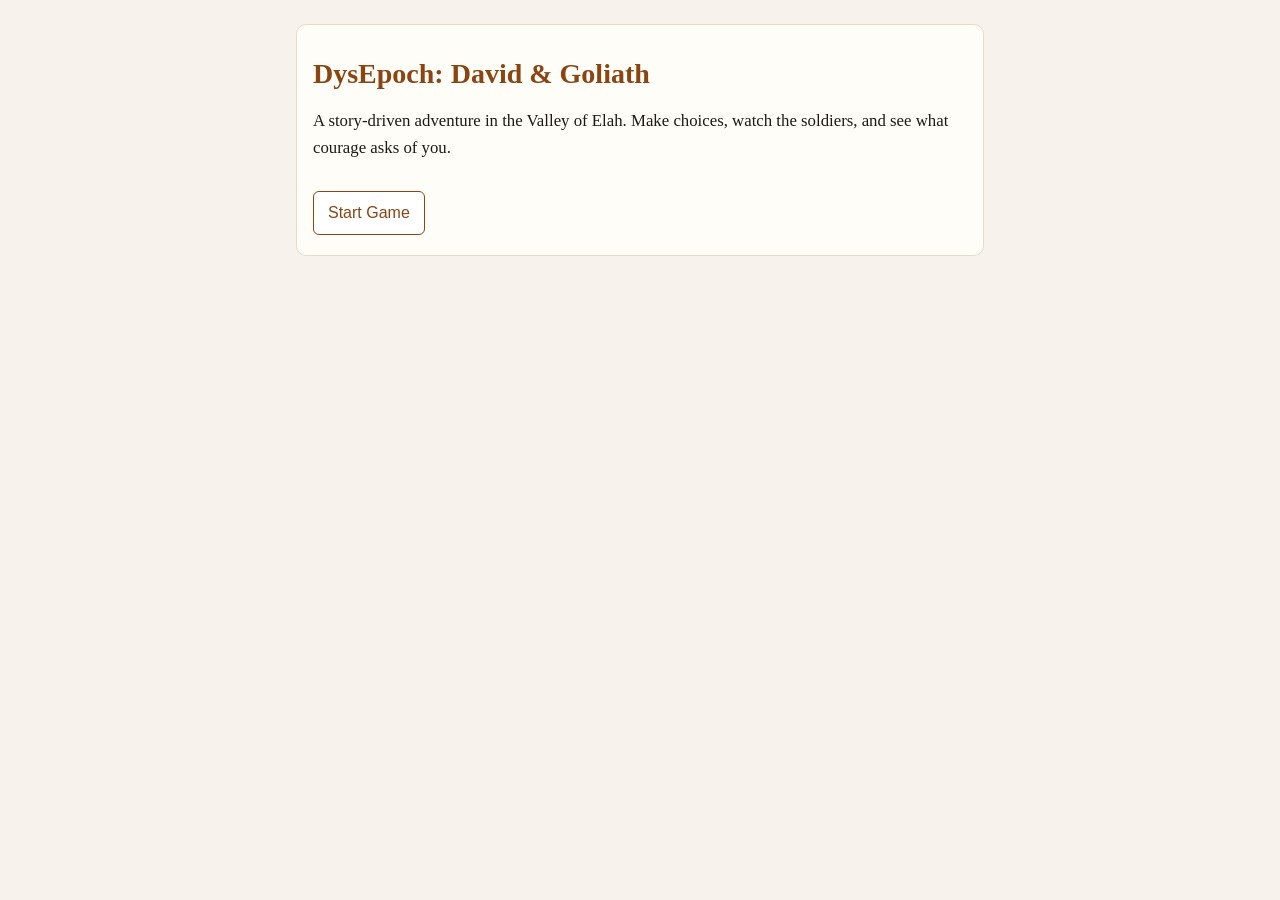
<file: index.html>
<!doctype html>
<html lang="en">
<head>
  <meta charset="utf-8">
  <meta name="viewport" content="width=device-width, initial-scale=1">
  <title>DysEpoch: David &amp; Goliath</title>
  <link rel="stylesheet" href="src/css/main.css">
</head>
<body>
  <main id="app">
    <p class="notice">This game loads its story from a file, so it must be served by a local web server. In a terminal, open this folder, run <code>python3 -m http.server 8000</code>, then open <code>http://localhost:8000</code> in your browser.</p>
  </main>
  <script type="module" src="src/js/engine.js"></script>
</body>
</html>
</file>
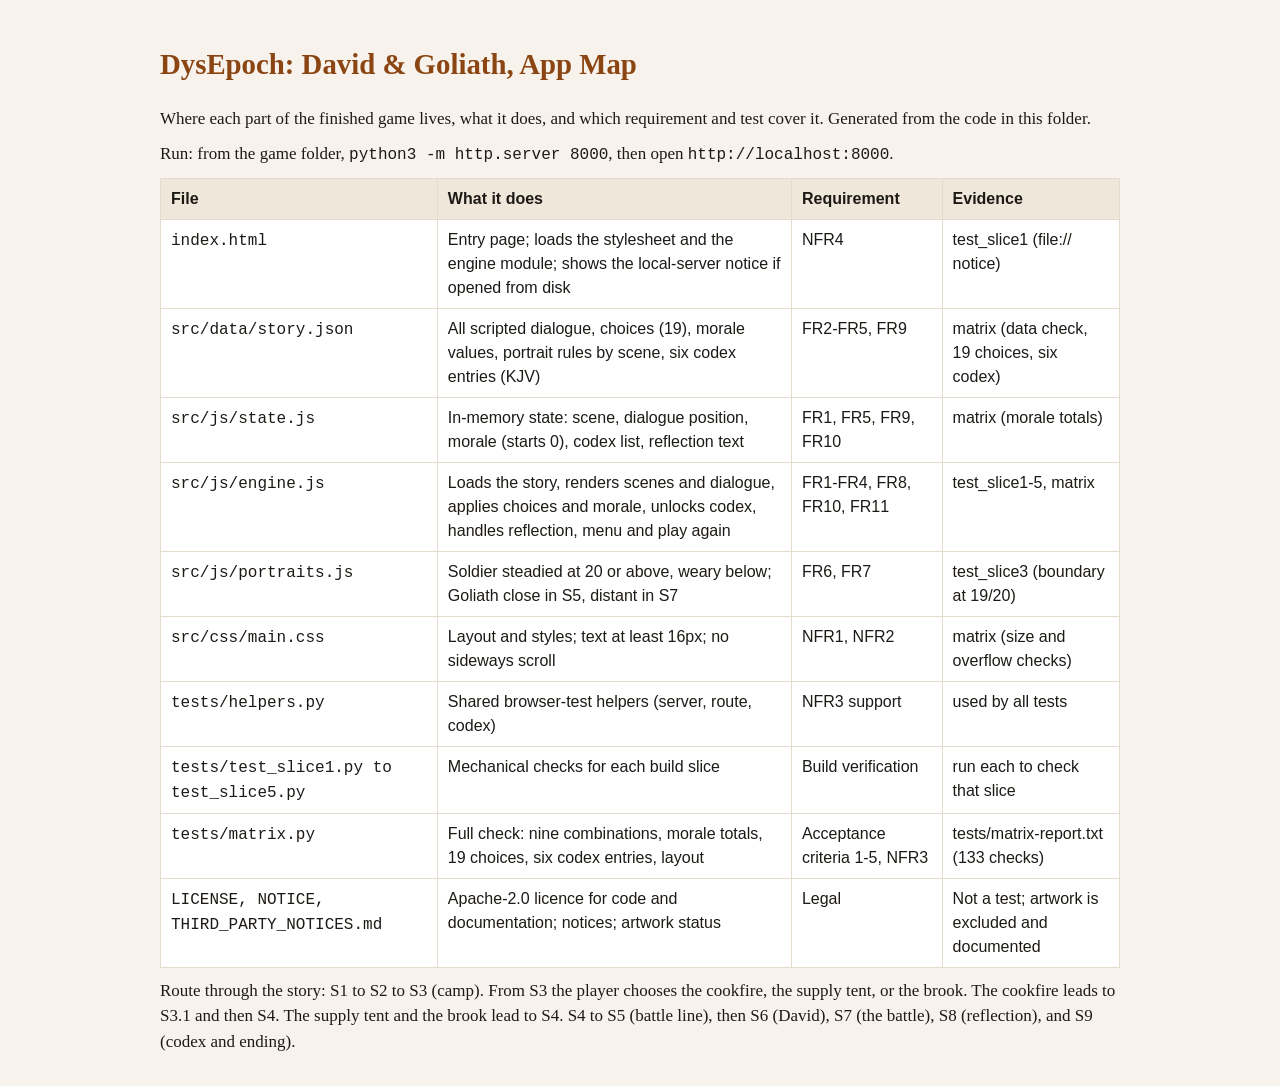
<file: devpost/app-map.html>
<!doctype html>
<html lang="en"><head><meta charset="utf-8"><meta name="viewport" content="width=device-width, initial-scale=1">
<title>DysEpoch App Map</title>
<style>
body{margin:0;font-family:Georgia,"Times New Roman",serif;font-size:17px;line-height:1.5;background:#f7f3ec;color:#1d1a16}
main{max-width:960px;margin:0 auto;padding:24px 16px}
h1{color:#8b4513;font-size:1.8rem} p{margin:.6em 0}
table{width:100%;border-collapse:collapse;background:#fff;font-family:"Segoe UI",Arial,sans-serif;font-size:16px;display:block;overflow-x:auto}
th,td{border:1px solid #e4dccf;padding:8px 10px;text-align:left;vertical-align:top} th{background:#efe7d9}
code{font-size:16px}
</style></head><body><main>
<h1>DysEpoch: David &amp; Goliath, App Map</h1>
<p>Where each part of the finished game lives, what it does, and which requirement and test cover it. Generated from the code in this folder.</p>
<p>Run: from the game folder, <code>python3 -m http.server 8000</code>, then open <code>http://localhost:8000</code>.</p>
<table><thead><tr><th>File</th><th>What it does</th><th>Requirement</th><th>Evidence</th></tr></thead><tbody>
<tr><td><code>index.html</code></td><td>Entry page; loads the stylesheet and the engine module; shows the local-server notice if opened from disk</td><td>NFR4</td><td>test_slice1 (file:// notice)</td></tr>
<tr><td><code>src/data/story.json</code></td><td>All scripted dialogue, choices (19), morale values, portrait rules by scene, six codex entries (KJV)</td><td>FR2-FR5, FR9</td><td>matrix (data check, 19 choices, six codex)</td></tr>
<tr><td><code>src/js/state.js</code></td><td>In-memory state: scene, dialogue position, morale (starts 0), codex list, reflection text</td><td>FR1, FR5, FR9, FR10</td><td>matrix (morale totals)</td></tr>
<tr><td><code>src/js/engine.js</code></td><td>Loads the story, renders scenes and dialogue, applies choices and morale, unlocks codex, handles reflection, menu and play again</td><td>FR1-FR4, FR8, FR10, FR11</td><td>test_slice1-5, matrix</td></tr>
<tr><td><code>src/js/portraits.js</code></td><td>Soldier steadied at 20 or above, weary below; Goliath close in S5, distant in S7</td><td>FR6, FR7</td><td>test_slice3 (boundary at 19/20)</td></tr>
<tr><td><code>src/css/main.css</code></td><td>Layout and styles; text at least 16px; no sideways scroll</td><td>NFR1, NFR2</td><td>matrix (size and overflow checks)</td></tr>
<tr><td><code>tests/helpers.py</code></td><td>Shared browser-test helpers (server, route, codex)</td><td>NFR3 support</td><td>used by all tests</td></tr>
<tr><td><code>tests/test_slice1.py to test_slice5.py</code></td><td>Mechanical checks for each build slice</td><td>Build verification</td><td>run each to check that slice</td></tr>
<tr><td><code>tests/matrix.py</code></td><td>Full check: nine combinations, morale totals, 19 choices, six codex entries, layout</td><td>Acceptance criteria 1-5, NFR3</td><td>tests/matrix-report.txt (133 checks)</td></tr>
<tr><td><code>LICENSE, NOTICE, THIRD_PARTY_NOTICES.md</code></td><td>Apache-2.0 licence for code and documentation; notices; artwork status</td><td>Legal</td><td>Not a test; artwork is excluded and documented</td></tr>
</tbody></table>
<p>Route through the story: S1 to S2 to S3 (camp). From S3 the player chooses the cookfire, the supply tent, or the brook. The cookfire leads to S3.1 and then S4. The supply tent and the brook lead to S4. S4 to S5 (battle line), then S6 (David), S7 (the battle), S8 (reflection), and S9 (codex and ending).</p>
</main></body></html>
</file>
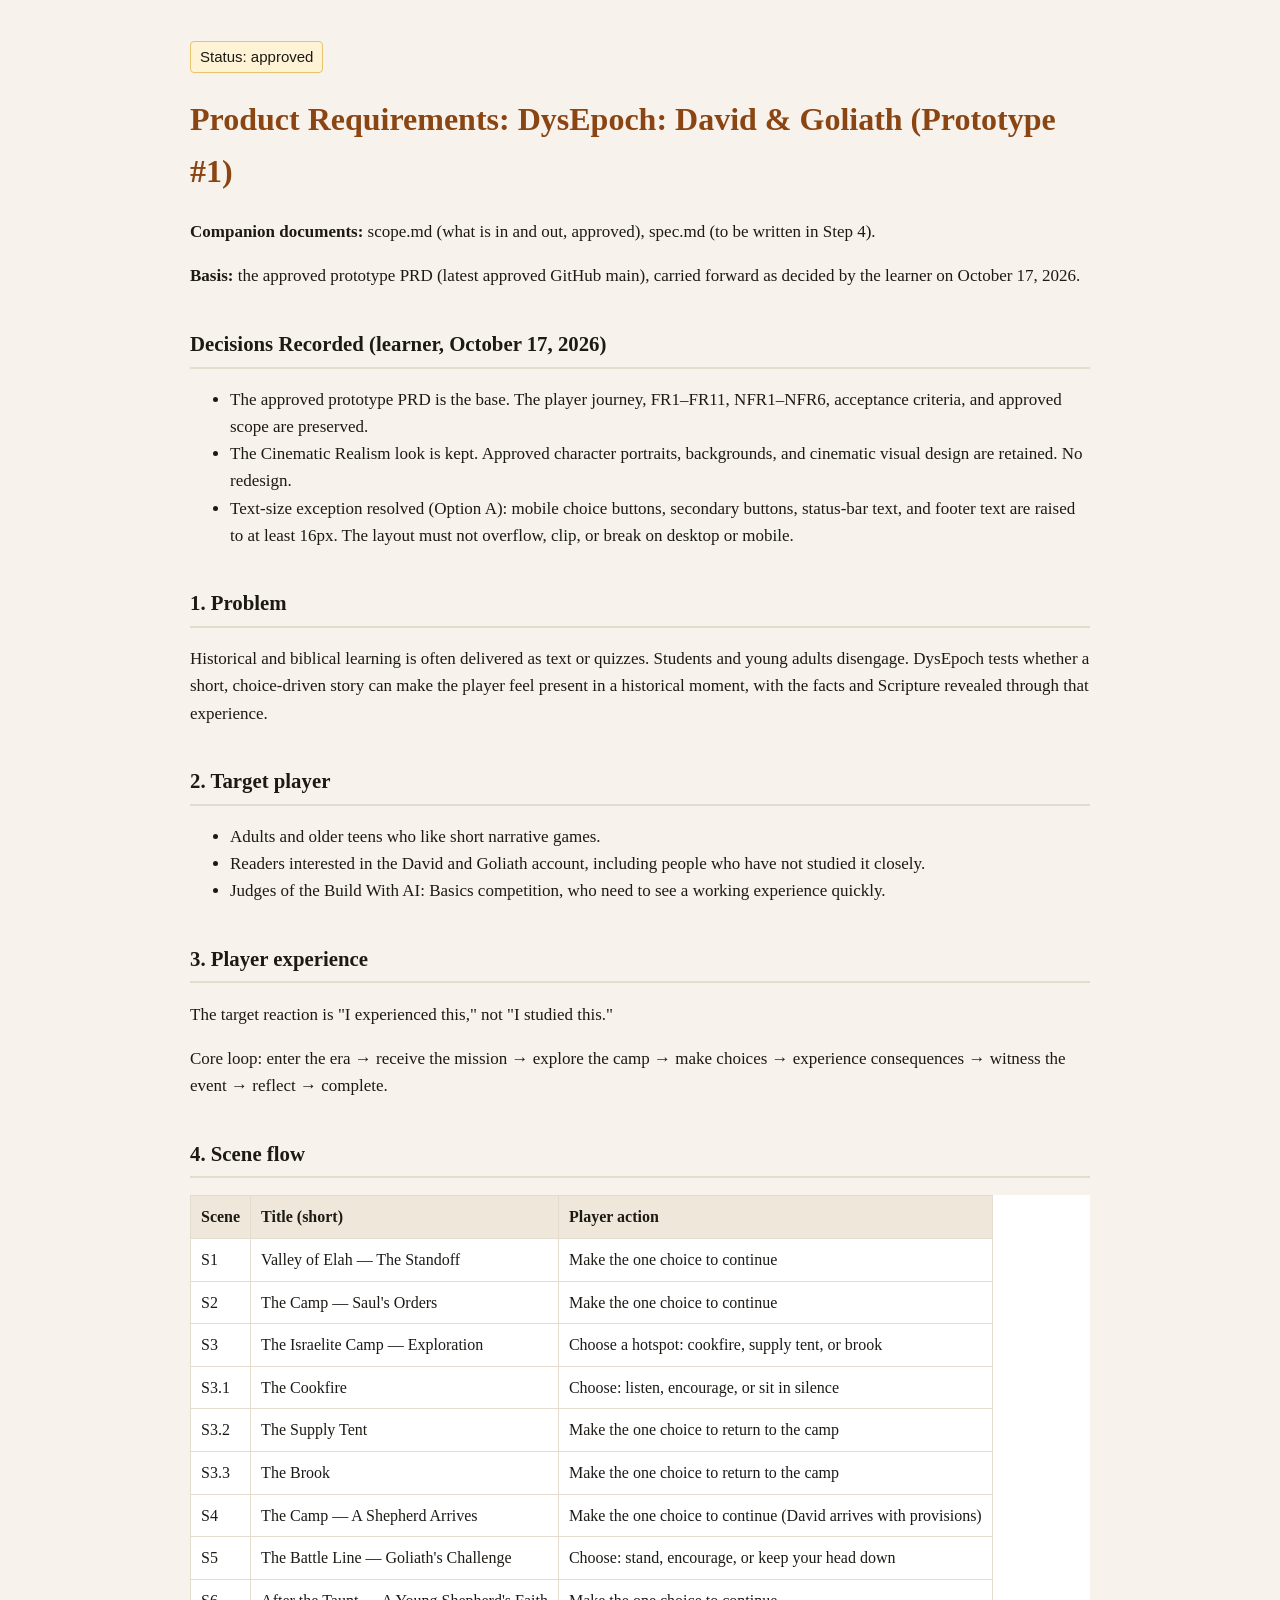
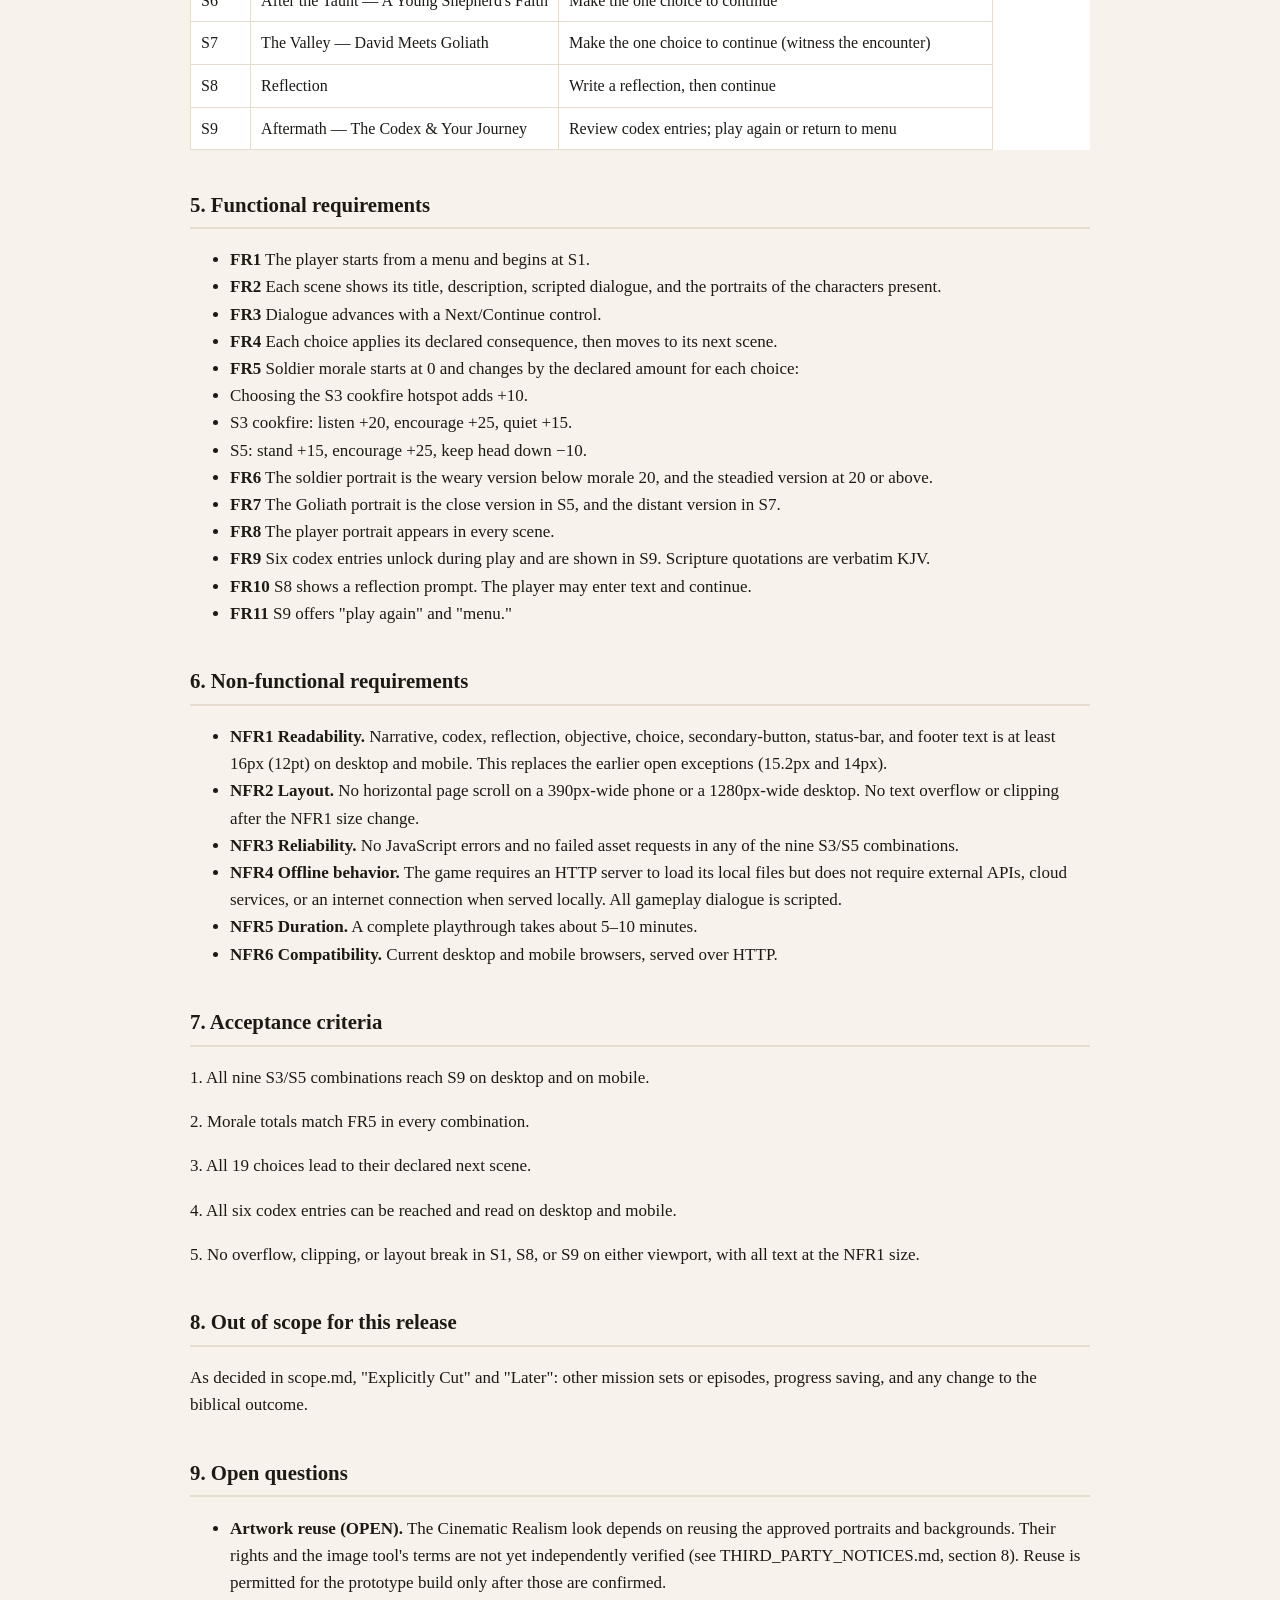
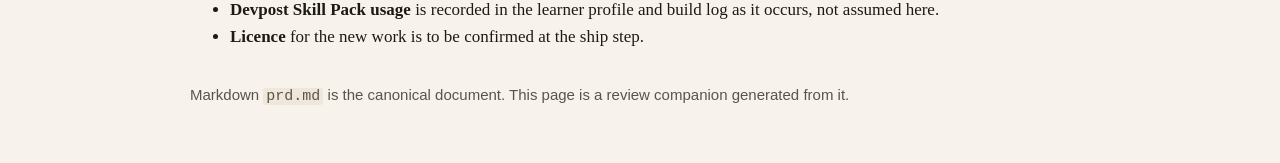
<file: devpost/prd.html>
<!doctype html>
<html lang="en"><head><meta charset="utf-8"><meta name="viewport" content="width=device-width, initial-scale=1">
<title>DysEpoch PRD Review</title>
<style>
body{margin:0;font-family:Georgia,"Times New Roman",serif;font-size:17px;line-height:1.6;color:#1d1a16;background:#f7f3ec}
main{max-width:900px;margin:0 auto;padding:24px 16px 56px}
h1{font-size:2rem;color:#8b4513} h2{font-size:1.3rem;border-bottom:2px solid #e4dccf;padding-bottom:.3em;margin-top:1.8em}
.status{display:inline-block;background:#fff3d6;border:1px solid #e6c46d;padding:.2em .6em;border-radius:4px;font-family:"Segoe UI",Arial,sans-serif;font-size:15px}
table{width:100%;border-collapse:collapse;background:#fff;font-size:16px;display:block;overflow-x:auto}
th,td{border:1px solid #e4dccf;padding:8px 10px;text-align:left;vertical-align:top}
th{background:#efe7d9} code{background:#efe7d9;padding:0 .2em;border-radius:3px}
footer{margin-top:32px;font-family:"Segoe UI",Arial,sans-serif;font-size:15px;color:#5b534a}
</style></head><body><main>
<p><span class="status">Status: approved</span></p>
<h1>Product Requirements: DysEpoch: David &amp; Goliath (Prototype #1)</h1>
<p><strong>Companion documents:</strong> scope.md (what is in and out, approved), spec.md (to be written in Step 4).</p>
<p><strong>Basis:</strong> the approved prototype PRD (latest approved GitHub main), carried forward as decided by the learner on October 17, 2026.</p>
<h2>Decisions Recorded (learner, October 17, 2026)</h2>
<ul>
<li>The approved prototype PRD is the base. The player journey, FR1–FR11, NFR1–NFR6, acceptance criteria, and approved scope are preserved.</li>
<li>The Cinematic Realism look is kept. Approved character portraits, backgrounds, and cinematic visual design are retained. No redesign.</li>
<li>Text-size exception resolved (Option A): mobile choice buttons, secondary buttons, status-bar text, and footer text are raised to at least 16px. The layout must not overflow, clip, or break on desktop or mobile.</li>
</ul>
<h2>1. Problem</h2>
<p>Historical and biblical learning is often delivered as text or quizzes. Students and young adults disengage. DysEpoch tests whether a short, choice-driven story can make the player feel present in a historical moment, with the facts and Scripture revealed through that experience.</p>
<h2>2. Target player</h2>
<ul>
<li>Adults and older teens who like short narrative games.</li>
<li>Readers interested in the David and Goliath account, including people who have not studied it closely.</li>
<li>Judges of the Build With AI: Basics competition, who need to see a working experience quickly.</li>
</ul>
<h2>3. Player experience</h2>
<p>The target reaction is &quot;I experienced this,&quot; not &quot;I studied this.&quot;</p>
<p>Core loop: enter the era → receive the mission → explore the camp → make choices → experience consequences → witness the event → reflect → complete.</p>
<h2>4. Scene flow</h2>
<table><tbody>
<tr><th>Scene</th><th>Title (short)</th><th>Player action</th></tr>
<tr><td>S1</td><td>Valley of Elah — The Standoff</td><td>Make the one choice to continue</td></tr>
<tr><td>S2</td><td>The Camp — Saul&#x27;s Orders</td><td>Make the one choice to continue</td></tr>
<tr><td>S3</td><td>The Israelite Camp — Exploration</td><td>Choose a hotspot: cookfire, supply tent, or brook</td></tr>
<tr><td>S3.1</td><td>The Cookfire</td><td>Choose: listen, encourage, or sit in silence</td></tr>
<tr><td>S3.2</td><td>The Supply Tent</td><td>Make the one choice to return to the camp</td></tr>
<tr><td>S3.3</td><td>The Brook</td><td>Make the one choice to return to the camp</td></tr>
<tr><td>S4</td><td>The Camp — A Shepherd Arrives</td><td>Make the one choice to continue (David arrives with provisions)</td></tr>
<tr><td>S5</td><td>The Battle Line — Goliath&#x27;s Challenge</td><td>Choose: stand, encourage, or keep your head down</td></tr>
<tr><td>S6</td><td>After the Taunt — A Young Shepherd&#x27;s Faith</td><td>Make the one choice to continue</td></tr>
<tr><td>S7</td><td>The Valley — David Meets Goliath</td><td>Make the one choice to continue (witness the encounter)</td></tr>
<tr><td>S8</td><td>Reflection</td><td>Write a reflection, then continue</td></tr>
<tr><td>S9</td><td>Aftermath — The Codex &amp; Your Journey</td><td>Review codex entries; play again or return to menu</td></tr>
</tbody></table>
<h2>5. Functional requirements</h2>
<ul>
<li><strong>FR1</strong> The player starts from a menu and begins at S1.</li>
<li><strong>FR2</strong> Each scene shows its title, description, scripted dialogue, and the portraits of the characters present.</li>
<li><strong>FR3</strong> Dialogue advances with a Next/Continue control.</li>
<li><strong>FR4</strong> Each choice applies its declared consequence, then moves to its next scene.</li>
<li><strong>FR5</strong> Soldier morale starts at 0 and changes by the declared amount for each choice:</li>
<li>Choosing the S3 cookfire hotspot adds +10.</li>
<li>S3 cookfire: listen +20, encourage +25, quiet +15.</li>
<li>S5: stand +15, encourage +25, keep head down −10.</li>
<li><strong>FR6</strong> The soldier portrait is the weary version below morale 20, and the steadied version at 20 or above.</li>
<li><strong>FR7</strong> The Goliath portrait is the close version in S5, and the distant version in S7.</li>
<li><strong>FR8</strong> The player portrait appears in every scene.</li>
<li><strong>FR9</strong> Six codex entries unlock during play and are shown in S9. Scripture quotations are verbatim KJV.</li>
<li><strong>FR10</strong> S8 shows a reflection prompt. The player may enter text and continue.</li>
<li><strong>FR11</strong> S9 offers &quot;play again&quot; and &quot;menu.&quot;</li>
</ul>
<h2>6. Non-functional requirements</h2>
<ul>
<li><strong>NFR1 Readability.</strong> Narrative, codex, reflection, objective, choice, secondary-button, status-bar, and footer text is at least 16px (12pt) on desktop and mobile. This replaces the earlier open exceptions (15.2px and 14px).</li>
<li><strong>NFR2 Layout.</strong> No horizontal page scroll on a 390px-wide phone or a 1280px-wide desktop. No text overflow or clipping after the NFR1 size change.</li>
<li><strong>NFR3 Reliability.</strong> No JavaScript errors and no failed asset requests in any of the nine S3/S5 combinations.</li>
<li><strong>NFR4 Offline behavior.</strong> The game requires an HTTP server to load its local files but does not require external APIs, cloud services, or an internet connection when served locally. All gameplay dialogue is scripted.</li>
<li><strong>NFR5 Duration.</strong> A complete playthrough takes about 5–10 minutes.</li>
<li><strong>NFR6 Compatibility.</strong> Current desktop and mobile browsers, served over HTTP.</li>
</ul>
<h2>7. Acceptance criteria</h2>
<p>1. All nine S3/S5 combinations reach S9 on desktop and on mobile.</p>
<p>2. Morale totals match FR5 in every combination.</p>
<p>3. All 19 choices lead to their declared next scene.</p>
<p>4. All six codex entries can be reached and read on desktop and mobile.</p>
<p>5. No overflow, clipping, or layout break in S1, S8, or S9 on either viewport, with all text at the NFR1 size.</p>
<h2>8. Out of scope for this release</h2>
<p>As decided in scope.md, &quot;Explicitly Cut&quot; and &quot;Later&quot;: other mission sets or episodes, progress saving, and any change to the biblical outcome.</p>
<h2>9. Open questions</h2>
<ul>
<li><strong>Artwork reuse (OPEN).</strong> The Cinematic Realism look depends on reusing the approved portraits and backgrounds. Their rights and the image tool&#x27;s terms are not yet independently verified (see THIRD_PARTY_NOTICES.md, section 8). Reuse is permitted for the prototype build only after those are confirmed.</li>
<li><strong>Devpost Skill Pack usage</strong> is recorded in the learner profile and build log as it occurs, not assumed here.</li>
<li><strong>Licence</strong> for the new work is to be confirmed at the ship step.</li>
</ul>
<footer>Markdown <code>prd.md</code> is the canonical document. This page is a review companion generated from it.</footer>
</main></body></html>
</file>
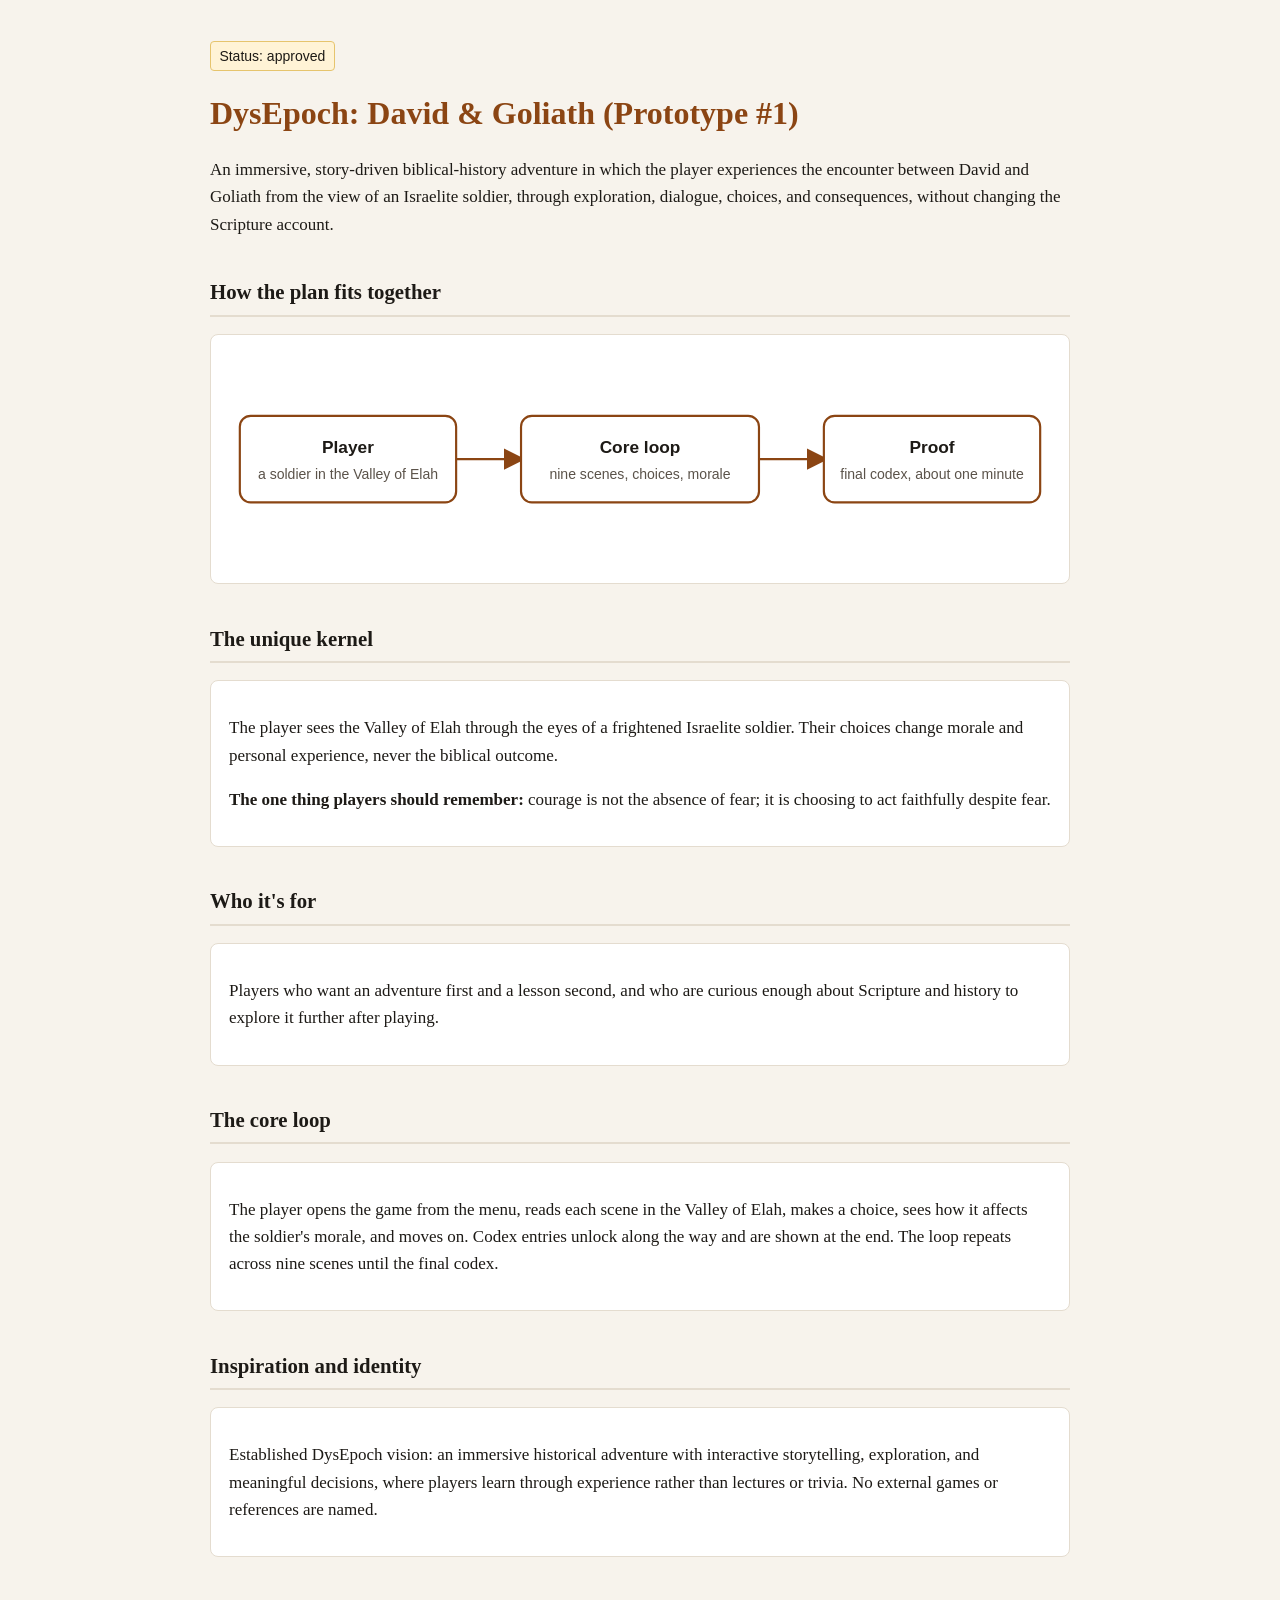
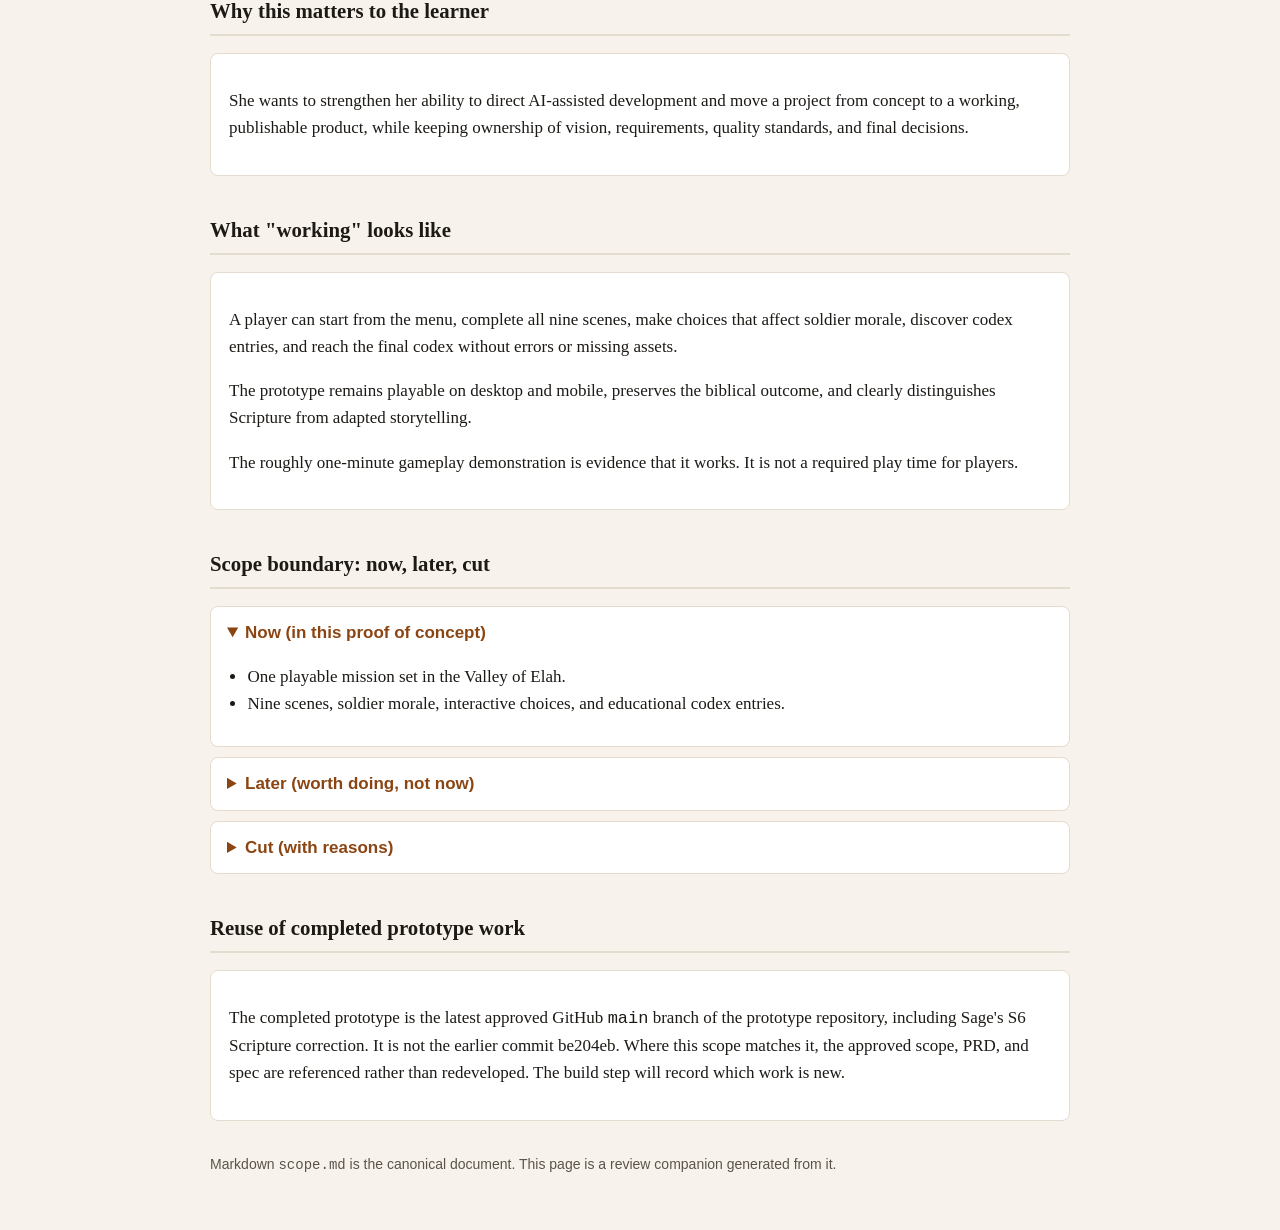
<file: devpost/scope.html>
<!doctype html>
<html lang="en">
<head>
<meta charset="utf-8">
<meta name="viewport" content="width=device-width, initial-scale=1">
<title>DysEpoch Scope Review</title>
<style>
  :root { --ink:#1d1a16; --muted:#5b534a; --accent:#8b4513; --paper:#f7f3ec; --card:#ffffff; --line:#e4dccf; }
  body { margin:0; font-family: Georgia, "Times New Roman", serif; font-size:17px; line-height:1.6; color:var(--ink); background:var(--paper); }
  main { max-width:860px; margin:0 auto; padding:24px 16px 56px; }
  h1 { font-size:2rem; margin:.2em 0 .1em; color:var(--accent); }
  h2 { font-size:1.3rem; border-bottom:2px solid var(--line); padding-bottom:.3em; margin-top:1.8em; }
  .status { display:inline-block; background:#fff3d6; border:1px solid #e6c46d; padding:.2em .6em; border-radius:4px; font-family: "Segoe UI", Arial, sans-serif; font-size:14px; }
  .card { background:var(--card); border:1px solid var(--line); border-radius:8px; padding:16px 18px; margin:12px 0; }
  .diagram svg { width:100%; height:auto; display:block; }
  details { background:var(--card); border:1px solid var(--line); border-radius:8px; padding:12px 16px; margin:10px 0; }
  summary { cursor:pointer; font-family:"Segoe UI", Arial, sans-serif; font-weight:600; font-size:17px; color:var(--accent); }
  ul { padding-left:1.2em; }
  footer { margin-top:32px; font-family:"Segoe UI", Arial, sans-serif; font-size:14px; color:var(--muted); }
</style>
</head>
<body>
<main>
  <p><span class="status">Status: approved</span></p>
  <h1>DysEpoch: David &amp; Goliath (Prototype #1)</h1>
  <p>An immersive, story-driven biblical-history adventure in which the player experiences the encounter between David and Goliath from the view of an Israelite soldier, through exploration, dialogue, choices, and consequences, without changing the Scripture account.</p>

  <h2>How the plan fits together</h2>
  <div class="card diagram">
    <svg viewBox="0 0 760 200" role="img" aria-label="Diagram: the player moves through the core loop to a working proof, and the proof is demonstrated in one minute.">
      <rect x="10" y="60" width="200" height="80" rx="10" fill="#fff" stroke="#8b4513" stroke-width="2"/>
      <text x="110" y="94" text-anchor="middle" font-family="Segoe UI, Arial" font-size="16" font-weight="700" fill="#1d1a16">Player</text>
      <text x="110" y="118" text-anchor="middle" font-family="Segoe UI, Arial" font-size="13" fill="#5b534a">a soldier in the Valley of Elah</text>
      <line x1="210" y1="100" x2="270" y2="100" stroke="#8b4513" stroke-width="2" marker-end="url(#arr)"/>
      <rect x="270" y="60" width="220" height="80" rx="10" fill="#fff" stroke="#8b4513" stroke-width="2"/>
      <text x="380" y="94" text-anchor="middle" font-family="Segoe UI, Arial" font-size="16" font-weight="700" fill="#1d1a16">Core loop</text>
      <text x="380" y="118" text-anchor="middle" font-family="Segoe UI, Arial" font-size="13" fill="#5b534a">nine scenes, choices, morale</text>
      <line x1="490" y1="100" x2="550" y2="100" stroke="#8b4513" stroke-width="2" marker-end="url(#arr)"/>
      <rect x="550" y="60" width="200" height="80" rx="10" fill="#fff" stroke="#8b4513" stroke-width="2"/>
      <text x="650" y="94" text-anchor="middle" font-family="Segoe UI, Arial" font-size="16" font-weight="700" fill="#1d1a16">Proof</text>
      <text x="650" y="118" text-anchor="middle" font-family="Segoe UI, Arial" font-size="13" fill="#5b534a">final codex, about one minute</text>
      <defs><marker id="arr" markerWidth="10" markerHeight="10" refX="8" refY="5" orient="auto"><path d="M0,0 L10,5 L0,10 z" fill="#8b4513"/></marker></defs>
    </svg>
  </div>

  <h2>The unique kernel</h2>
  <div class="card">
    <p>The player sees the Valley of Elah through the eyes of a frightened Israelite soldier. Their choices change morale and personal experience, never the biblical outcome.</p>
    <p><strong>The one thing players should remember:</strong> courage is not the absence of fear; it is choosing to act faithfully despite fear.</p>
  </div>

  <h2>Who it's for</h2>
  <div class="card"><p>Players who want an adventure first and a lesson second, and who are curious enough about Scripture and history to explore it further after playing.</p></div>

  <h2>The core loop</h2>
  <div class="card"><p>The player opens the game from the menu, reads each scene in the Valley of Elah, makes a choice, sees how it affects the soldier's morale, and moves on. Codex entries unlock along the way and are shown at the end. The loop repeats across nine scenes until the final codex.</p></div>

  <h2>Inspiration and identity</h2>
  <div class="card"><p>Established DysEpoch vision: an immersive historical adventure with interactive storytelling, exploration, and meaningful decisions, where players learn through experience rather than lectures or trivia. No external games or references are named.</p></div>

  <h2>Why this matters to the learner</h2>
  <div class="card"><p>She wants to strengthen her ability to direct AI-assisted development and move a project from concept to a working, publishable product, while keeping ownership of vision, requirements, quality standards, and final decisions.</p></div>

  <h2>What "working" looks like</h2>
  <div class="card">
    <p>A player can start from the menu, complete all nine scenes, make choices that affect soldier morale, discover codex entries, and reach the final codex without errors or missing assets.</p>
    <p>The prototype remains playable on desktop and mobile, preserves the biblical outcome, and clearly distinguishes Scripture from adapted storytelling.</p>
    <p>The roughly one-minute gameplay demonstration is evidence that it works. It is not a required play time for players.</p>
  </div>

  <h2>Scope boundary: now, later, cut</h2>
  <details open>
    <summary>Now (in this proof of concept)</summary>
    <ul>
      <li>One playable mission set in the Valley of Elah.</li>
      <li>Nine scenes, soldier morale, interactive choices, and educational codex entries.</li>
    </ul>
  </details>
  <details>
    <summary>Later (worth doing, not now)</summary>
    <ul><li>Other mission sets and other biblical-history episodes, after this prototype is complete.</li></ul>
  </details>
  <details>
    <summary>Cut (with reasons)</summary>
    <ul>
      <li>Multiple mission sets or episodes: not needed to prove the core loop in a short hackathon.</li>
      <li>Player progress saving: not needed for a one-run demonstration; the approved scope lists progress as not saved.</li>
      <li>Any change to the biblical outcome: excluded by the project's accuracy rule.</li>
    </ul>
  </details>

  <h2>Reuse of completed prototype work</h2>
  <div class="card"><p>The completed prototype is the latest approved GitHub <code>main</code> branch of the prototype repository, including Sage's S6 Scripture correction. It is not the earlier commit be204eb. Where this scope matches it, the approved scope, PRD, and spec are referenced rather than redeveloped. The build step will record which work is new.</p></div>

  <footer>Markdown <code>scope.md</code> is the canonical document. This page is a review companion generated from it.</footer>
</main>
</body>
</html>
</file>
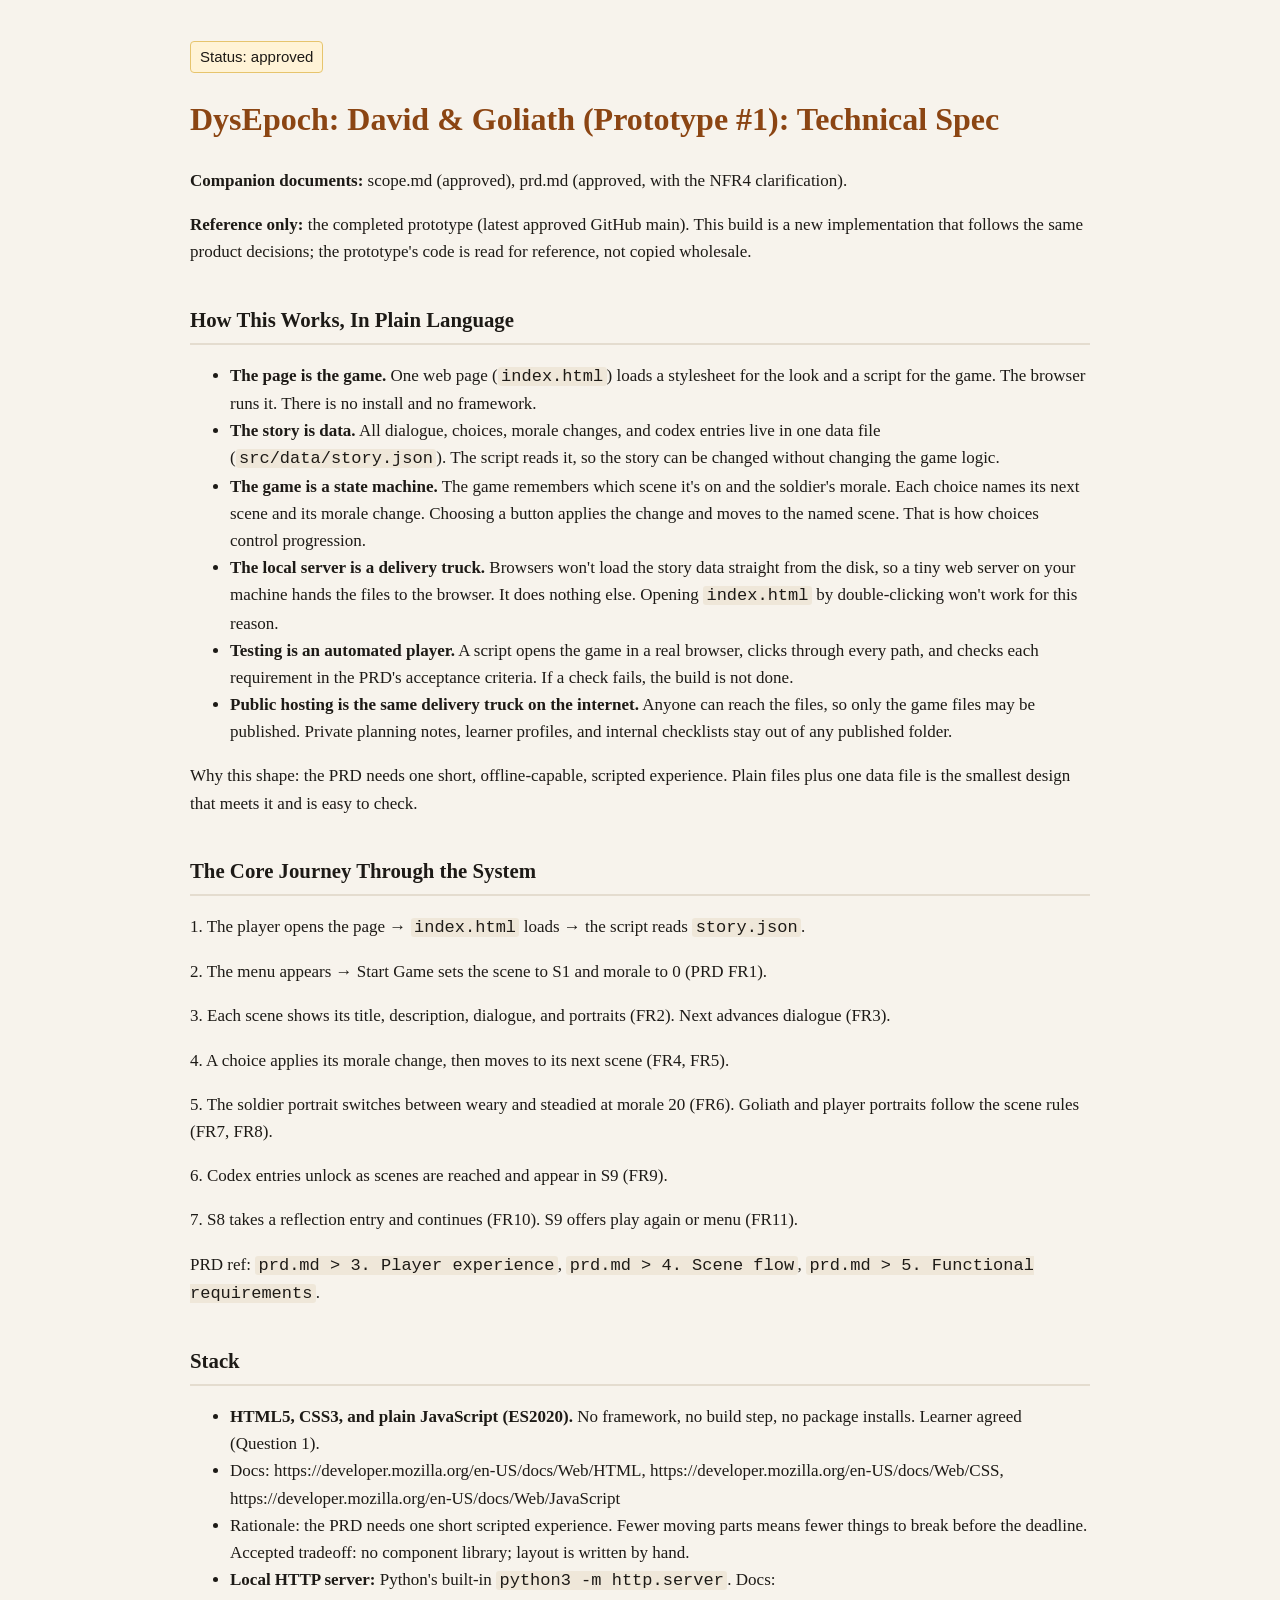
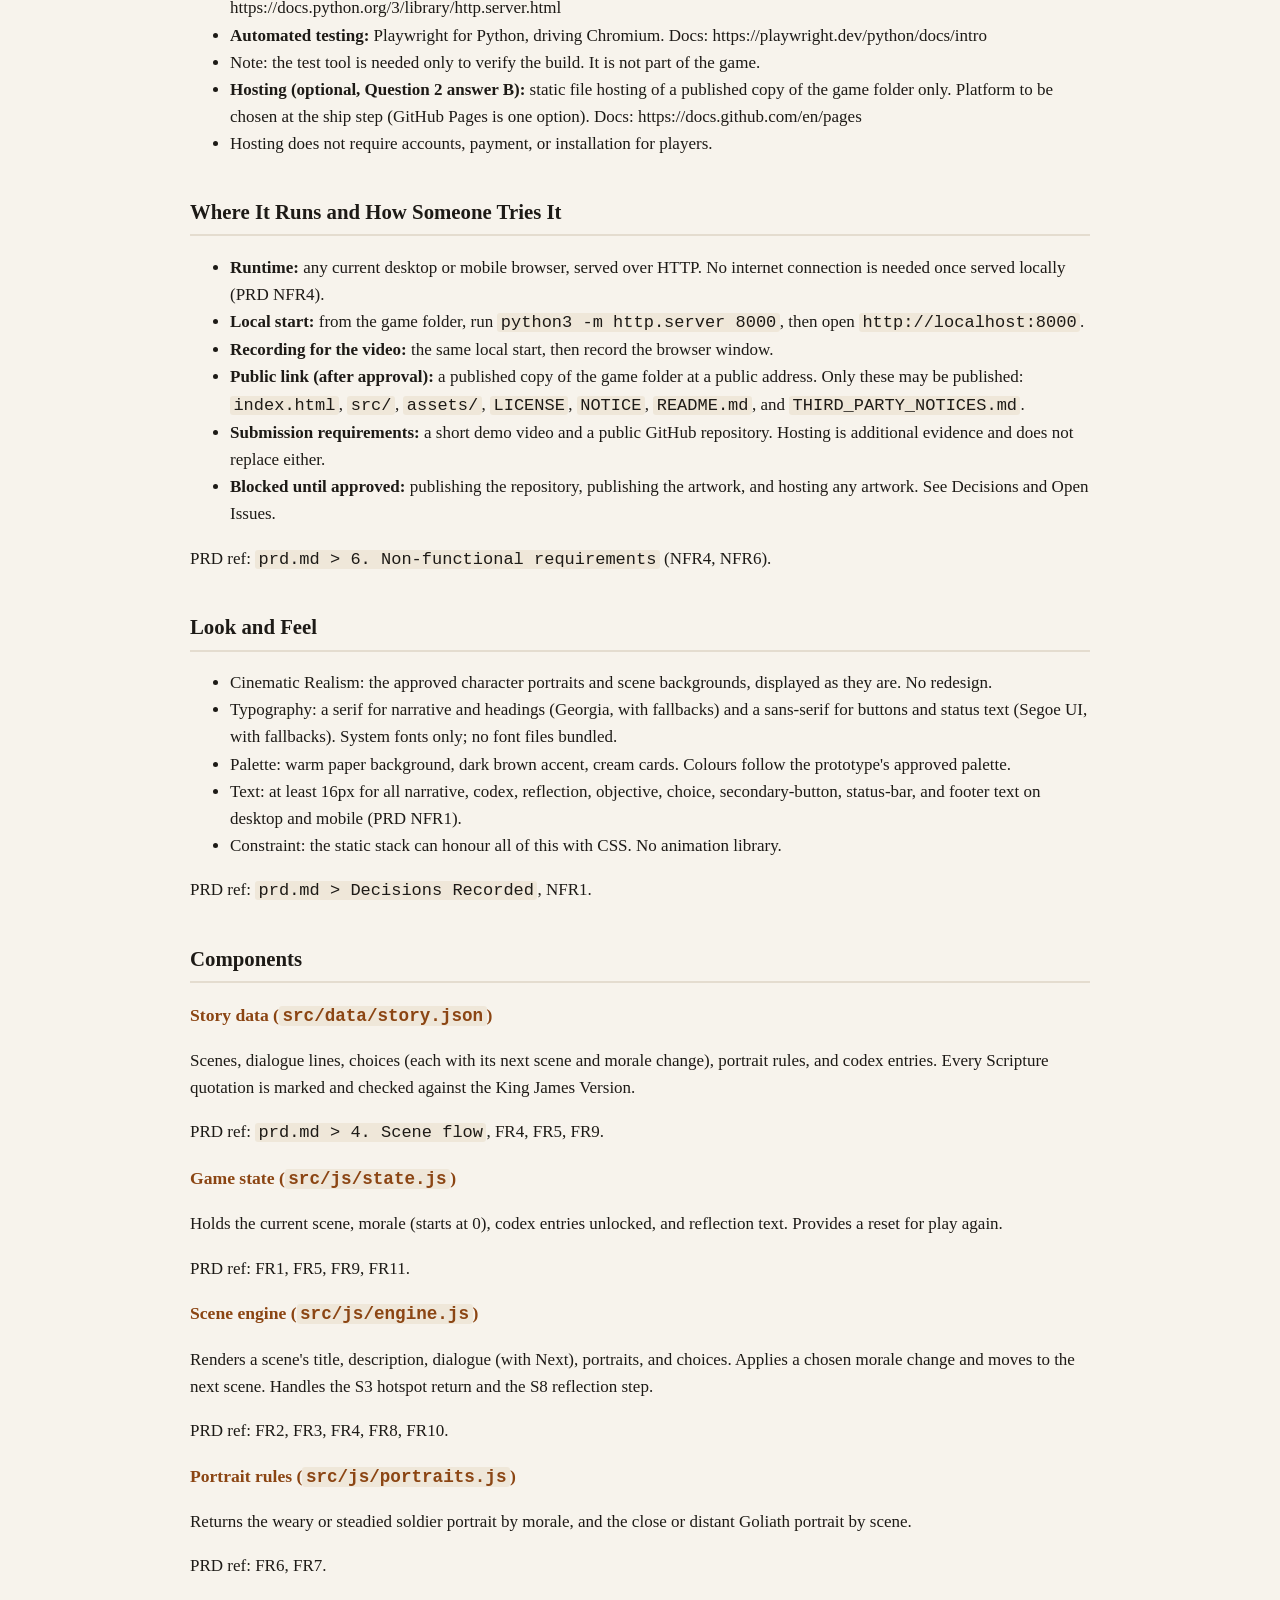
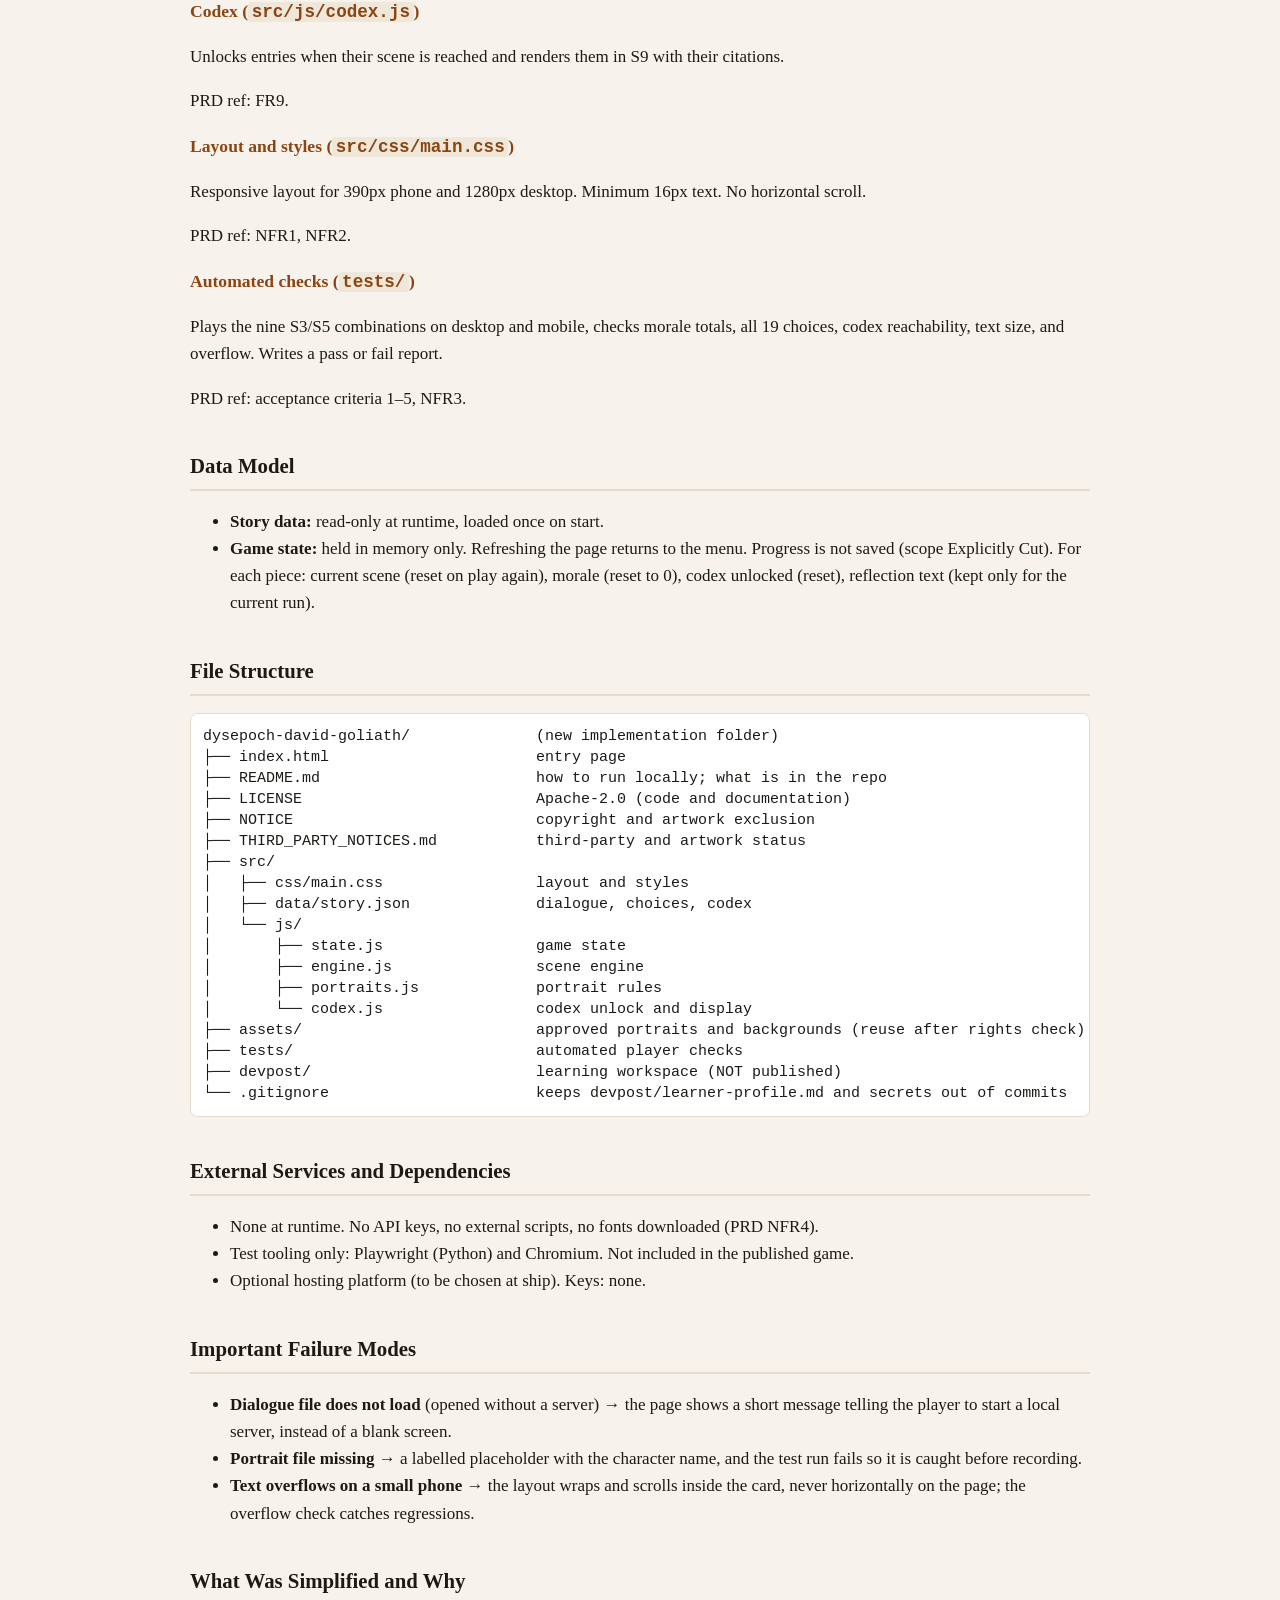
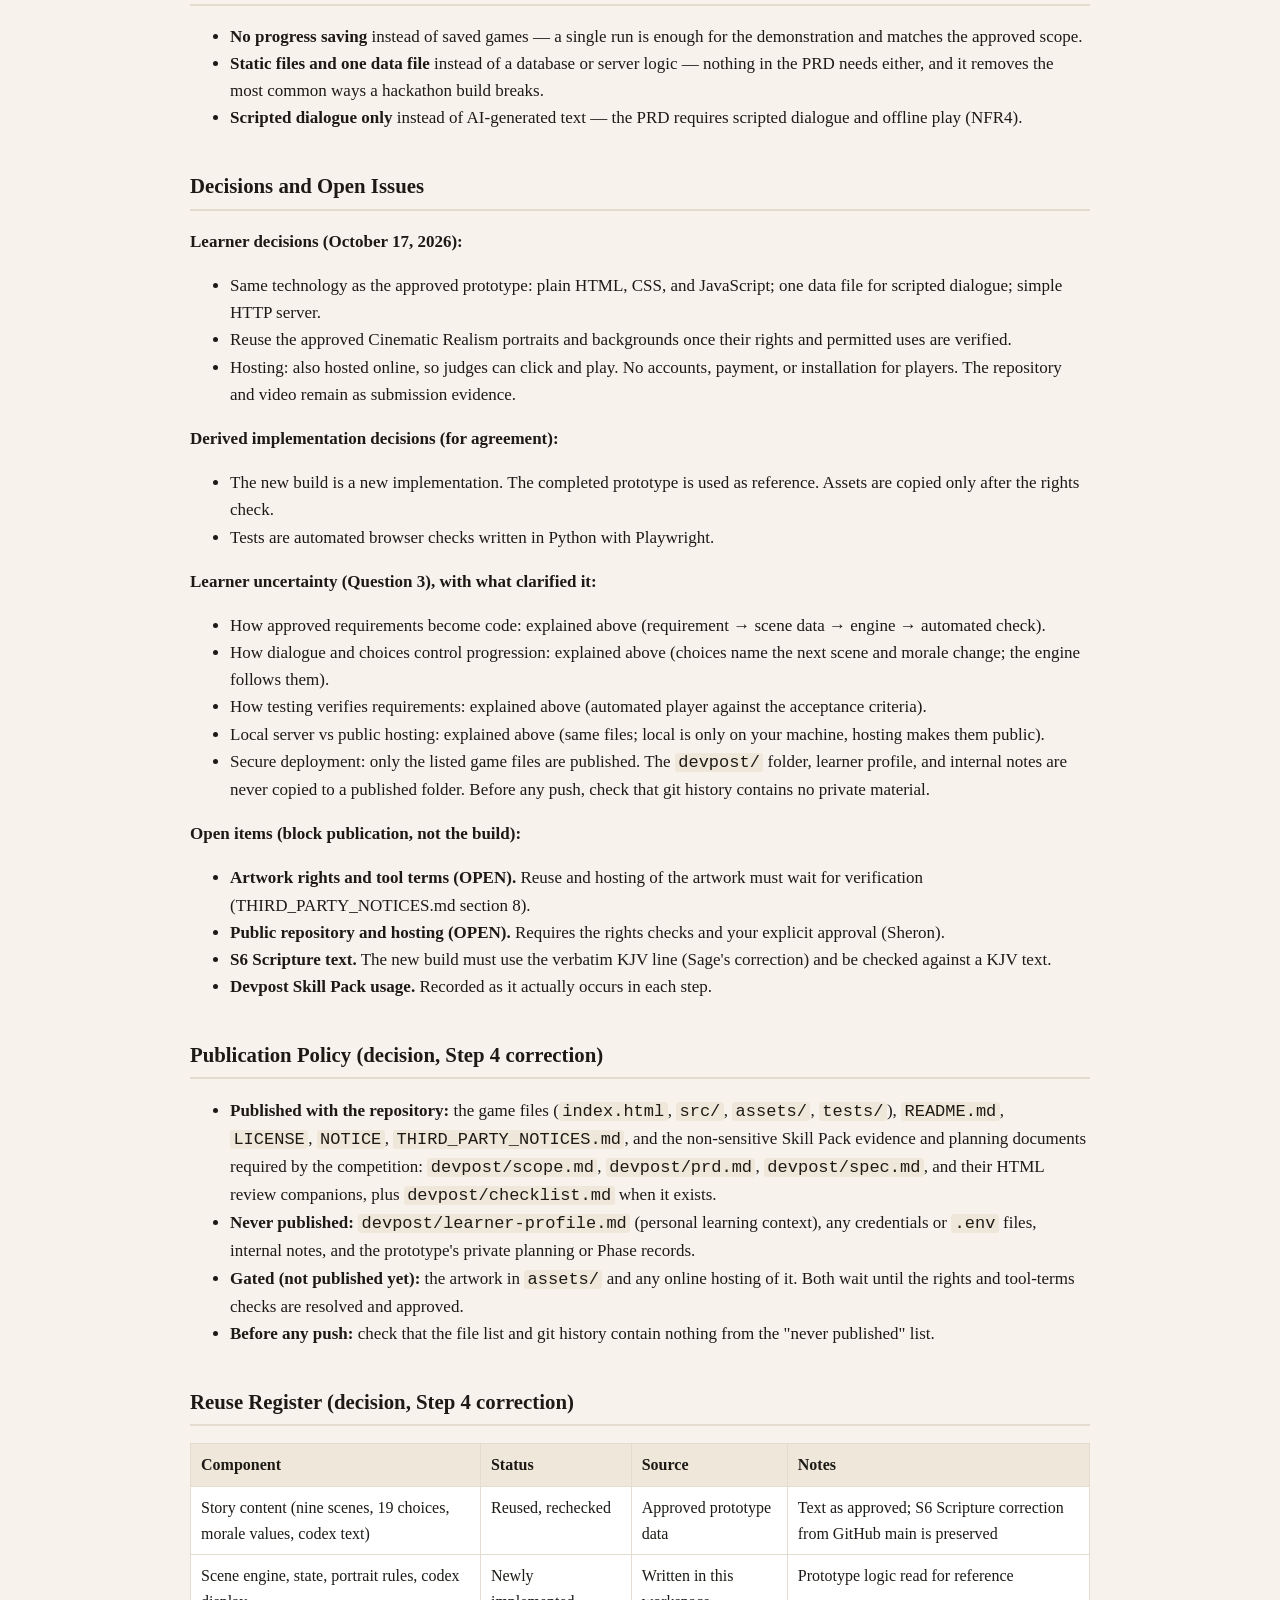
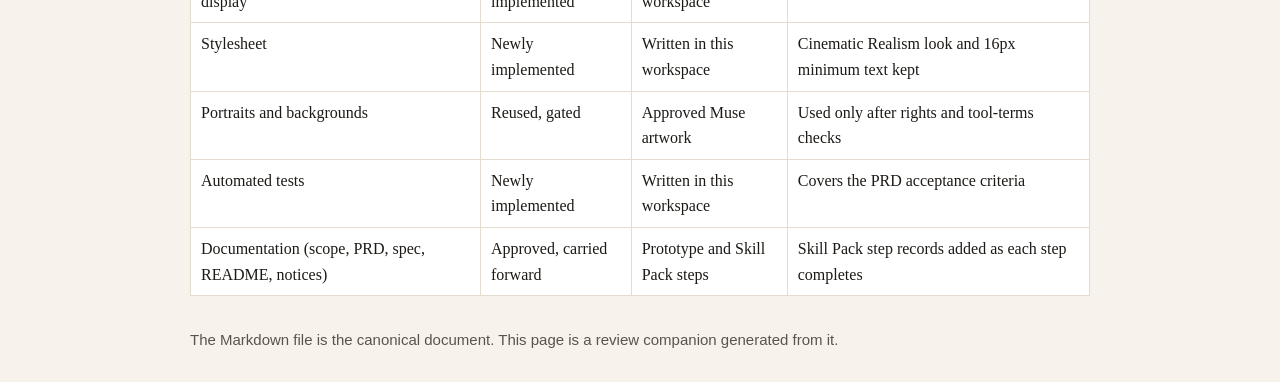
<file: devpost/spec.html>
<!doctype html>
<html lang="en"><head><meta charset="utf-8"><meta name="viewport" content="width=device-width, initial-scale=1">
<title>DysEpoch Technical Spec</title>
<style>
body{margin:0;font-family:Georgia,"Times New Roman",serif;font-size:17px;line-height:1.6;color:#1d1a16;background:#f7f3ec}
main{max-width:900px;margin:0 auto;padding:24px 16px 56px}
h1{font-size:2rem;color:#8b4513} h2{font-size:1.3rem;border-bottom:2px solid #e4dccf;padding-bottom:.3em;margin-top:1.8em}
h3{font-size:1.1rem;color:#8b4513;margin-bottom:.3em}
.status{display:inline-block;background:#fff3d6;border:1px solid #e6c46d;padding:.2em .6em;border-radius:4px;font-family:"Segoe UI",Arial,sans-serif;font-size:15px}
pre{background:#fff;border:1px solid #e4dccf;border-radius:8px;padding:12px;overflow-x:auto;font-size:15px;line-height:1.4}
table{width:100%;border-collapse:collapse;background:#fff;font-size:16px;display:block;overflow-x:auto}
th,td{border:1px solid #e4dccf;padding:8px 10px;text-align:left;vertical-align:top} th{background:#efe7d9}
li.sub{margin-left:1.2em;list-style:circle}
code{background:#efe7d9;padding:0 .2em;border-radius:3px}
footer{margin-top:32px;font-family:"Segoe UI",Arial,sans-serif;font-size:15px;color:#5b534a}
</style></head><body><main>
<p><span class="status">Status: approved</span></p>
<h1>DysEpoch: David &amp; Goliath (Prototype #1): Technical Spec</h1>
<p><strong>Companion documents:</strong> scope.md (approved), prd.md (approved, with the NFR4 clarification).</p>
<p><strong>Reference only:</strong> the completed prototype (latest approved GitHub main). This build is a new implementation that follows the same product decisions; the prototype&#x27;s code is read for reference, not copied wholesale.</p>
<h2>How This Works, In Plain Language</h2>
<ul>
<li><strong>The page is the game.</strong> One web page (<code>index.html</code>) loads a stylesheet for the look and a script for the game. The browser runs it. There is no install and no framework.</li>
<li><strong>The story is data.</strong> All dialogue, choices, morale changes, and codex entries live in one data file (<code>src/data/story.json</code>). The script reads it, so the story can be changed without changing the game logic.</li>
<li><strong>The game is a state machine.</strong> The game remembers which scene it&#x27;s on and the soldier&#x27;s morale. Each choice names its next scene and its morale change. Choosing a button applies the change and moves to the named scene. That is how choices control progression.</li>
<li><strong>The local server is a delivery truck.</strong> Browsers won&#x27;t load the story data straight from the disk, so a tiny web server on your machine hands the files to the browser. It does nothing else. Opening <code>index.html</code> by double-clicking won&#x27;t work for this reason.</li>
<li><strong>Testing is an automated player.</strong> A script opens the game in a real browser, clicks through every path, and checks each requirement in the PRD&#x27;s acceptance criteria. If a check fails, the build is not done.</li>
<li><strong>Public hosting is the same delivery truck on the internet.</strong> Anyone can reach the files, so only the game files may be published. Private planning notes, learner profiles, and internal checklists stay out of any published folder.</li>
</ul>
<p>Why this shape: the PRD needs one short, offline-capable, scripted experience. Plain files plus one data file is the smallest design that meets it and is easy to check.</p>
<h2>The Core Journey Through the System</h2>
<p>1. The player opens the page → <code>index.html</code> loads → the script reads <code>story.json</code>.</p>
<p>2. The menu appears → Start Game sets the scene to S1 and morale to 0 (PRD FR1).</p>
<p>3. Each scene shows its title, description, dialogue, and portraits (FR2). Next advances dialogue (FR3).</p>
<p>4. A choice applies its morale change, then moves to its next scene (FR4, FR5).</p>
<p>5. The soldier portrait switches between weary and steadied at morale 20 (FR6). Goliath and player portraits follow the scene rules (FR7, FR8).</p>
<p>6. Codex entries unlock as scenes are reached and appear in S9 (FR9).</p>
<p>7. S8 takes a reflection entry and continues (FR10). S9 offers play again or menu (FR11).</p>
<p>PRD ref: <code>prd.md &gt; 3. Player experience</code>, <code>prd.md &gt; 4. Scene flow</code>, <code>prd.md &gt; 5. Functional requirements</code>.</p>
<h2>Stack</h2>
<ul>
<li><strong>HTML5, CSS3, and plain JavaScript (ES2020).</strong> No framework, no build step, no package installs. Learner agreed (Question 1).</li>
<li>Docs: https://developer.mozilla.org/en-US/docs/Web/HTML, https://developer.mozilla.org/en-US/docs/Web/CSS, https://developer.mozilla.org/en-US/docs/Web/JavaScript</li>
<li>Rationale: the PRD needs one short scripted experience. Fewer moving parts means fewer things to break before the deadline. Accepted tradeoff: no component library; layout is written by hand.</li>
<li><strong>Local HTTP server:</strong> Python&#x27;s built-in <code>python3 -m http.server</code>. Docs: https://docs.python.org/3/library/http.server.html</li>
<li><strong>Automated testing:</strong> Playwright for Python, driving Chromium. Docs: https://playwright.dev/python/docs/intro</li>
<li>Note: the test tool is needed only to verify the build. It is not part of the game.</li>
<li><strong>Hosting (optional, Question 2 answer B):</strong> static file hosting of a published copy of the game folder only. Platform to be chosen at the ship step (GitHub Pages is one option). Docs: https://docs.github.com/en/pages</li>
<li>Hosting does not require accounts, payment, or installation for players.</li>
</ul>
<h2>Where It Runs and How Someone Tries It</h2>
<ul>
<li><strong>Runtime:</strong> any current desktop or mobile browser, served over HTTP. No internet connection is needed once served locally (PRD NFR4).</li>
<li><strong>Local start:</strong> from the game folder, run <code>python3 -m http.server 8000</code>, then open <code>http://localhost:8000</code>.</li>
<li><strong>Recording for the video:</strong> the same local start, then record the browser window.</li>
<li><strong>Public link (after approval):</strong> a published copy of the game folder at a public address. Only these may be published: <code>index.html</code>, <code>src/</code>, <code>assets/</code>, <code>LICENSE</code>, <code>NOTICE</code>, <code>README.md</code>, and <code>THIRD_PARTY_NOTICES.md</code>.</li>
<li><strong>Submission requirements:</strong> a short demo video and a public GitHub repository. Hosting is additional evidence and does not replace either.</li>
<li><strong>Blocked until approved:</strong> publishing the repository, publishing the artwork, and hosting any artwork. See Decisions and Open Issues.</li>
</ul>
<p>PRD ref: <code>prd.md &gt; 6. Non-functional requirements</code> (NFR4, NFR6).</p>
<h2>Look and Feel</h2>
<ul>
<li>Cinematic Realism: the approved character portraits and scene backgrounds, displayed as they are. No redesign.</li>
<li>Typography: a serif for narrative and headings (Georgia, with fallbacks) and a sans-serif for buttons and status text (Segoe UI, with fallbacks). System fonts only; no font files bundled.</li>
<li>Palette: warm paper background, dark brown accent, cream cards. Colours follow the prototype&#x27;s approved palette.</li>
<li>Text: at least 16px for all narrative, codex, reflection, objective, choice, secondary-button, status-bar, and footer text on desktop and mobile (PRD NFR1).</li>
<li>Constraint: the static stack can honour all of this with CSS. No animation library.</li>
</ul>
<p>PRD ref: <code>prd.md &gt; Decisions Recorded</code>, NFR1.</p>
<h2>Components</h2>
<h3>Story data (<code>src/data/story.json</code>)</h3>
<p>Scenes, dialogue lines, choices (each with its next scene and morale change), portrait rules, and codex entries. Every Scripture quotation is marked and checked against the King James Version.</p>
<p>PRD ref: <code>prd.md &gt; 4. Scene flow</code>, FR4, FR5, FR9.</p>
<h3>Game state (<code>src/js/state.js</code>)</h3>
<p>Holds the current scene, morale (starts at 0), codex entries unlocked, and reflection text. Provides a reset for play again.</p>
<p>PRD ref: FR1, FR5, FR9, FR11.</p>
<h3>Scene engine (<code>src/js/engine.js</code>)</h3>
<p>Renders a scene&#x27;s title, description, dialogue (with Next), portraits, and choices. Applies a chosen morale change and moves to the next scene. Handles the S3 hotspot return and the S8 reflection step.</p>
<p>PRD ref: FR2, FR3, FR4, FR8, FR10.</p>
<h3>Portrait rules (<code>src/js/portraits.js</code>)</h3>
<p>Returns the weary or steadied soldier portrait by morale, and the close or distant Goliath portrait by scene.</p>
<p>PRD ref: FR6, FR7.</p>
<h3>Codex (<code>src/js/codex.js</code>)</h3>
<p>Unlocks entries when their scene is reached and renders them in S9 with their citations.</p>
<p>PRD ref: FR9.</p>
<h3>Layout and styles (<code>src/css/main.css</code>)</h3>
<p>Responsive layout for 390px phone and 1280px desktop. Minimum 16px text. No horizontal scroll.</p>
<p>PRD ref: NFR1, NFR2.</p>
<h3>Automated checks (<code>tests/</code>)</h3>
<p>Plays the nine S3/S5 combinations on desktop and mobile, checks morale totals, all 19 choices, codex reachability, text size, and overflow. Writes a pass or fail report.</p>
<p>PRD ref: acceptance criteria 1–5, NFR3.</p>
<h2>Data Model</h2>
<ul>
<li><strong>Story data:</strong> read-only at runtime, loaded once on start.</li>
<li><strong>Game state:</strong> held in memory only. Refreshing the page returns to the menu. Progress is not saved (scope Explicitly Cut). For each piece: current scene (reset on play again), morale (reset to 0), codex unlocked (reset), reflection text (kept only for the current run).</li>
</ul>
<h2>File Structure</h2>
<pre>
dysepoch-david-goliath/              (new implementation folder)
├── index.html                       entry page
├── README.md                        how to run locally; what is in the repo
├── LICENSE                          Apache-2.0 (code and documentation)
├── NOTICE                           copyright and artwork exclusion
├── THIRD_PARTY_NOTICES.md           third-party and artwork status
├── src/
│   ├── css/main.css                 layout and styles
│   ├── data/story.json              dialogue, choices, codex
│   └── js/
│       ├── state.js                 game state
│       ├── engine.js                scene engine
│       ├── portraits.js             portrait rules
│       └── codex.js                 codex unlock and display
├── assets/                          approved portraits and backgrounds (reuse after rights check)
├── tests/                           automated player checks
├── devpost/                         learning workspace (NOT published)
└── .gitignore                       keeps devpost/learner-profile.md and secrets out of commits
</pre>
<h2>External Services and Dependencies</h2>
<ul>
<li>None at runtime. No API keys, no external scripts, no fonts downloaded (PRD NFR4).</li>
<li>Test tooling only: Playwright (Python) and Chromium. Not included in the published game.</li>
<li>Optional hosting platform (to be chosen at ship). Keys: none.</li>
</ul>
<h2>Important Failure Modes</h2>
<ul>
<li><strong>Dialogue file does not load</strong> (opened without a server) → the page shows a short message telling the player to start a local server, instead of a blank screen.</li>
<li><strong>Portrait file missing</strong> → a labelled placeholder with the character name, and the test run fails so it is caught before recording.</li>
<li><strong>Text overflows on a small phone</strong> → the layout wraps and scrolls inside the card, never horizontally on the page; the overflow check catches regressions.</li>
</ul>
<h2>What Was Simplified and Why</h2>
<ul>
<li><strong>No progress saving</strong> instead of saved games — a single run is enough for the demonstration and matches the approved scope.</li>
<li><strong>Static files and one data file</strong> instead of a database or server logic — nothing in the PRD needs either, and it removes the most common ways a hackathon build breaks.</li>
<li><strong>Scripted dialogue only</strong> instead of AI-generated text — the PRD requires scripted dialogue and offline play (NFR4).</li>
</ul>
<h2>Decisions and Open Issues</h2>
<p><strong>Learner decisions (October 17, 2026):</strong></p>
<ul>
<li>Same technology as the approved prototype: plain HTML, CSS, and JavaScript; one data file for scripted dialogue; simple HTTP server.</li>
<li>Reuse the approved Cinematic Realism portraits and backgrounds once their rights and permitted uses are verified.</li>
<li>Hosting: also hosted online, so judges can click and play. No accounts, payment, or installation for players. The repository and video remain as submission evidence.</li>
</ul>
<p><strong>Derived implementation decisions (for agreement):</strong></p>
<ul>
<li>The new build is a new implementation. The completed prototype is used as reference. Assets are copied only after the rights check.</li>
<li>Tests are automated browser checks written in Python with Playwright.</li>
</ul>
<p><strong>Learner uncertainty (Question 3), with what clarified it:</strong></p>
<ul>
<li>How approved requirements become code: explained above (requirement → scene data → engine → automated check).</li>
<li>How dialogue and choices control progression: explained above (choices name the next scene and morale change; the engine follows them).</li>
<li>How testing verifies requirements: explained above (automated player against the acceptance criteria).</li>
<li>Local server vs public hosting: explained above (same files; local is only on your machine, hosting makes them public).</li>
<li>Secure deployment: only the listed game files are published. The <code>devpost/</code> folder, learner profile, and internal notes are never copied to a published folder. Before any push, check that git history contains no private material.</li>
</ul>
<p><strong>Open items (block publication, not the build):</strong></p>
<ul>
<li><strong>Artwork rights and tool terms (OPEN).</strong> Reuse and hosting of the artwork must wait for verification (THIRD_PARTY_NOTICES.md section 8).</li>
<li><strong>Public repository and hosting (OPEN).</strong> Requires the rights checks and your explicit approval (Sheron).</li>
<li><strong>S6 Scripture text.</strong> The new build must use the verbatim KJV line (Sage&#x27;s correction) and be checked against a KJV text.</li>
<li><strong>Devpost Skill Pack usage.</strong> Recorded as it actually occurs in each step.</li>
</ul>
<h2>Publication Policy (decision, Step 4 correction)</h2>
<ul>
<li><strong>Published with the repository:</strong> the game files (<code>index.html</code>, <code>src/</code>, <code>assets/</code>, <code>tests/</code>), <code>README.md</code>, <code>LICENSE</code>, <code>NOTICE</code>, <code>THIRD_PARTY_NOTICES.md</code>, and the non-sensitive Skill Pack evidence and planning documents required by the competition: <code>devpost/scope.md</code>, <code>devpost/prd.md</code>, <code>devpost/spec.md</code>, and their HTML review companions, plus <code>devpost/checklist.md</code> when it exists.</li>
<li><strong>Never published:</strong> <code>devpost/learner-profile.md</code> (personal learning context), any credentials or <code>.env</code> files, internal notes, and the prototype&#x27;s private planning or Phase records.</li>
<li><strong>Gated (not published yet):</strong> the artwork in <code>assets/</code> and any online hosting of it. Both wait until the rights and tool-terms checks are resolved and approved.</li>
<li><strong>Before any push:</strong> check that the file list and git history contain nothing from the &quot;never published&quot; list.</li>
</ul>
<h2>Reuse Register (decision, Step 4 correction)</h2>
<table><tbody>
<tr><th>Component</th><th>Status</th><th>Source</th><th>Notes</th></tr>
<tr><td>Story content (nine scenes, 19 choices, morale values, codex text)</td><td>Reused, rechecked</td><td>Approved prototype data</td><td>Text as approved; S6 Scripture correction from GitHub main is preserved</td></tr>
<tr><td>Scene engine, state, portrait rules, codex display</td><td>Newly implemented</td><td>Written in this workspace</td><td>Prototype logic read for reference</td></tr>
<tr><td>Stylesheet</td><td>Newly implemented</td><td>Written in this workspace</td><td>Cinematic Realism look and 16px minimum text kept</td></tr>
<tr><td>Portraits and backgrounds</td><td>Reused, gated</td><td>Approved Muse artwork</td><td>Used only after rights and tool-terms checks</td></tr>
<tr><td>Automated tests</td><td>Newly implemented</td><td>Written in this workspace</td><td>Covers the PRD acceptance criteria</td></tr>
<tr><td>Documentation (scope, PRD, spec, README, notices)</td><td>Approved, carried forward</td><td>Prototype and Skill Pack steps</td><td>Skill Pack step records added as each step completes</td></tr>
</tbody></table>
<footer>The Markdown file is the canonical document. This page is a review companion generated from it.</footer>
</main></body></html>
</file>
<file: src/css/main.css>
/* DysEpoch: David & Goliath, Step 5 build. Minimum readable text is 16px (PRD NFR1). */
:root {
  --paper: #f7f3ec;
  --card: #fffdf8;
  --ink: #1d1a16;
  --accent: #8b4513;
  --line: #e4dccf;
  --serif: Georgia, "Times New Roman", serif;
  --sans: "Segoe UI", Arial, sans-serif;
}

* { box-sizing: border-box; }

html, body {
  margin: 0;
  background: var(--paper);
  color: var(--ink);
  font-family: var(--serif);
  font-size: 16px;
  line-height: 1.6;
}

body { min-height: 100vh; overflow-wrap: anywhere; }

main#app {
  max-width: 720px;
  margin: 0 auto;
  padding: 24px 16px 48px;
}

.panel {
  background: var(--card);
  border: 1px solid var(--line);
  border-radius: 10px;
  padding: 20px 16px;
}

.title, .scene-title { color: var(--accent); line-height: 1.25; margin: 0.4em 0; }
.title { font-size: 1.75rem; }
.scene-title { font-size: 1.3rem; }
.lead { font-size: 1.05rem; }

.dialogue { font-size: 1.1rem; }

.statusbar {
  font-family: var(--sans);
  font-size: 16px;
  background: #efe7d9;
  border-radius: 6px;
  padding: 8px 10px;
  margin-bottom: 12px;
}

.portrait {
  font-family: var(--sans);
  font-size: 16px;
  min-height: 120px;
  display: flex;
  align-items: center;
  justify-content: center;
  text-align: center;
  background: repeating-linear-gradient(45deg, #efe7d9, #efe7d9 10px, #e6dccb 10px, #e6dccb 20px);
  border: 1px dashed #b9a98f;
  border-radius: 6px;
  margin-bottom: 12px;
  padding: 8px;
}

.choices { display: grid; gap: 10px; margin-top: 12px; }

.choice {
  font-family: var(--sans);
  font-size: 16px;
  min-height: 44px;
  padding: 10px 14px;
  border: 1px solid var(--accent);
  border-radius: 6px;
  background: #fff;
  color: var(--accent);
  text-align: left;
  cursor: pointer;
  margin-top: 12px;
}

.choice:hover, .choice:focus-visible { background: #f3e6d6; }

.notice {
  font-family: var(--sans);
  font-size: 16px;
  margin-top: 12px;
}

code { font-family: ui-monospace, Menlo, Consolas, monospace; font-size: 16px; }

.reflection {
  display: block;
  width: 100%;
  min-height: 120px;
  font-family: var(--sans);
  font-size: 16px;
  padding: 10px;
  border: 1px solid var(--line);
  border-radius: 6px;
  margin-top: 8px;
}
.codex { margin-top: 16px; }
.codex-heading { color: var(--accent); font-size: 1.2rem; margin: 0.4em 0; }
.codex-entry { border-top: 1px solid var(--line); padding-top: 10px; margin-top: 10px; }
.codex-title { color: var(--accent); margin: 0.2em 0; font-size: 1.05rem; }
.codex-text { font-size: 16px; margin: 0.3em 0; }
.cite { font-family: var(--sans); font-size: 16px; color: #5b534a; margin: 0; }
</file>
